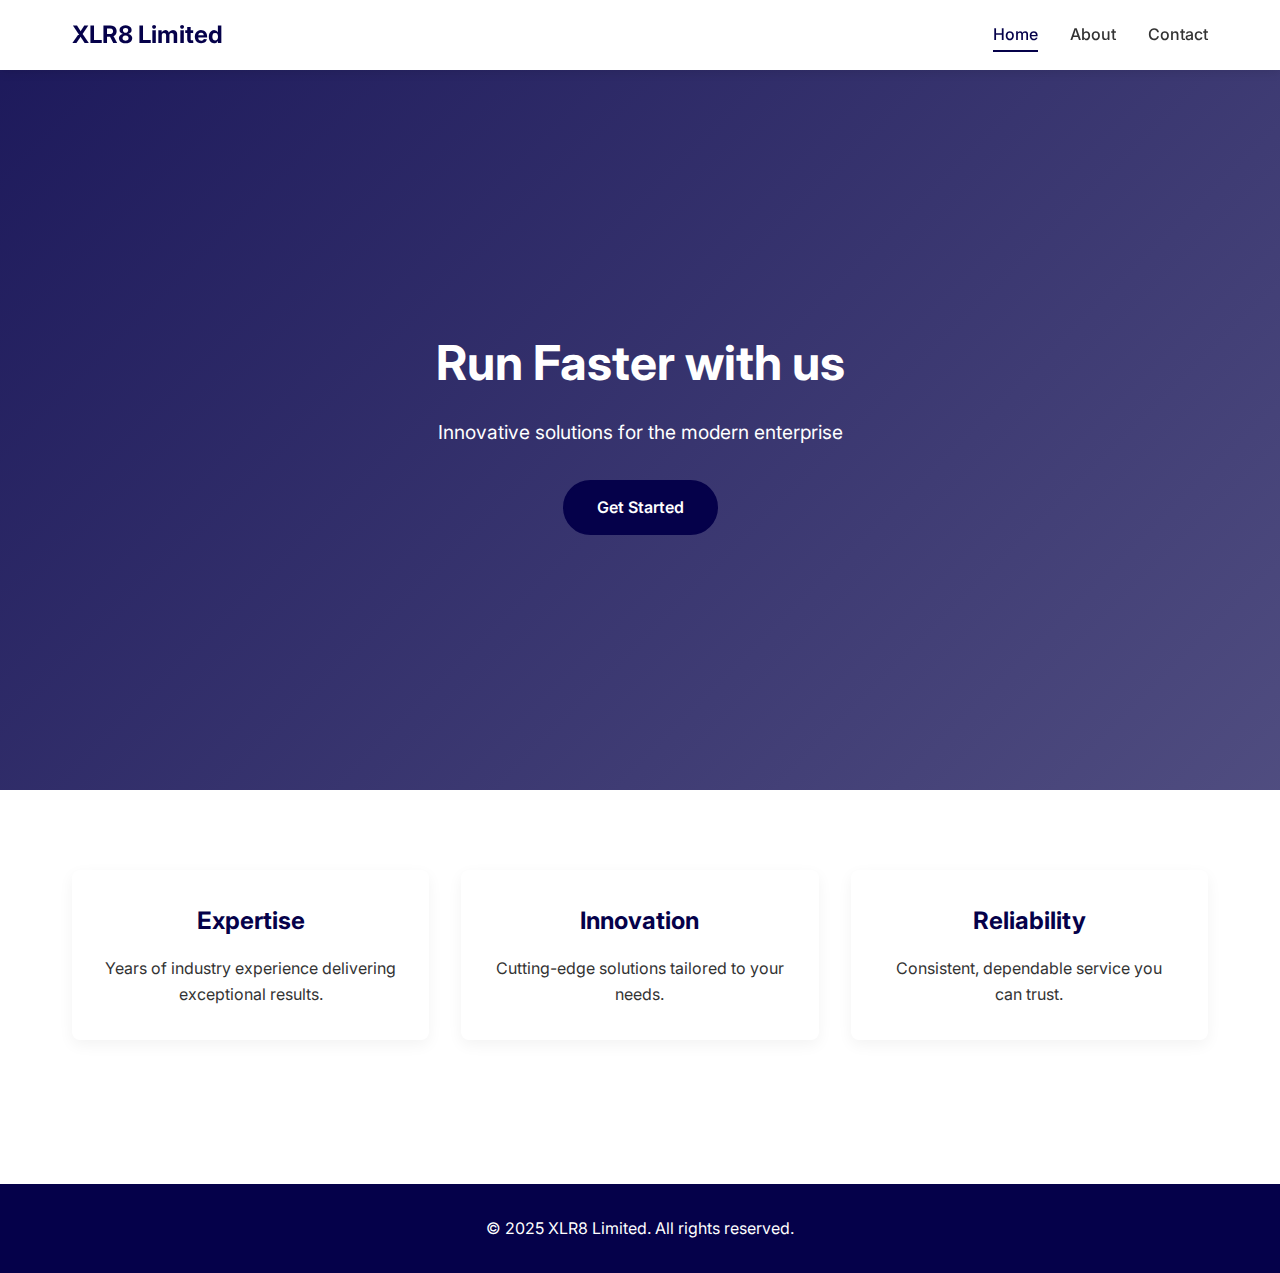
<file: index.html>
<!DOCTYPE html>
<html lang="en">
<head>
    <meta charset="UTF-8">
    <meta name="viewport" content="width=device-width, initial-scale=1.0">
    <title>XLR8 Limited - Home</title>
    <link rel="stylesheet" href="css/styles.css">
    <link rel="preconnect" href="https://fonts.googleapis.com">
    <link rel="preconnect" href="https://fonts.gstatic.com" crossorigin>
    <link href="https://fonts.googleapis.com/css2?family=Inter:wght@300;400;500;600;700&display=swap" rel="stylesheet">
</head>
<body>
    <header>
        <nav>
            <div class="logo">XLR8 Limited</div>
            <ul class="nav-links">
                <li><a href="index.html" class="active">Home</a></li>
                <li><a href="about.html">About</a></li>
                <li><a href="contact.html">Contact</a></li>
            </ul>
            <div class="hamburger">
                <div class="line"></div>
                <div class="line"></div>
                <div class="line"></div>
            </div>
        </nav>
    </header>

    <main>
        <section class="hero">
            <h1>Run Faster with us</h1>
            <p>Innovative solutions for the modern enterprise</p>
            <a href="contact.html" class="cta-button">Get Started</a>
        </section>

        <section class="features">
            <div class="feature">
                <h3>Expertise</h3>
                <p>Years of industry experience delivering exceptional results.</p>
            </div>
            <div class="feature">
                <h3>Innovation</h3>
                <p>Cutting-edge solutions tailored to your needs.</p>
            </div>
            <div class="feature">
                <h3>Reliability</h3>
                <p>Consistent, dependable service you can trust.</p>
            </div>
        </section>
    </main>

    <footer>
        <p>&copy; 2025 XLR8 Limited. All rights reserved.</p>
    </footer>

    <script src="js/script.js"></script>
</body>
</html>
</file>
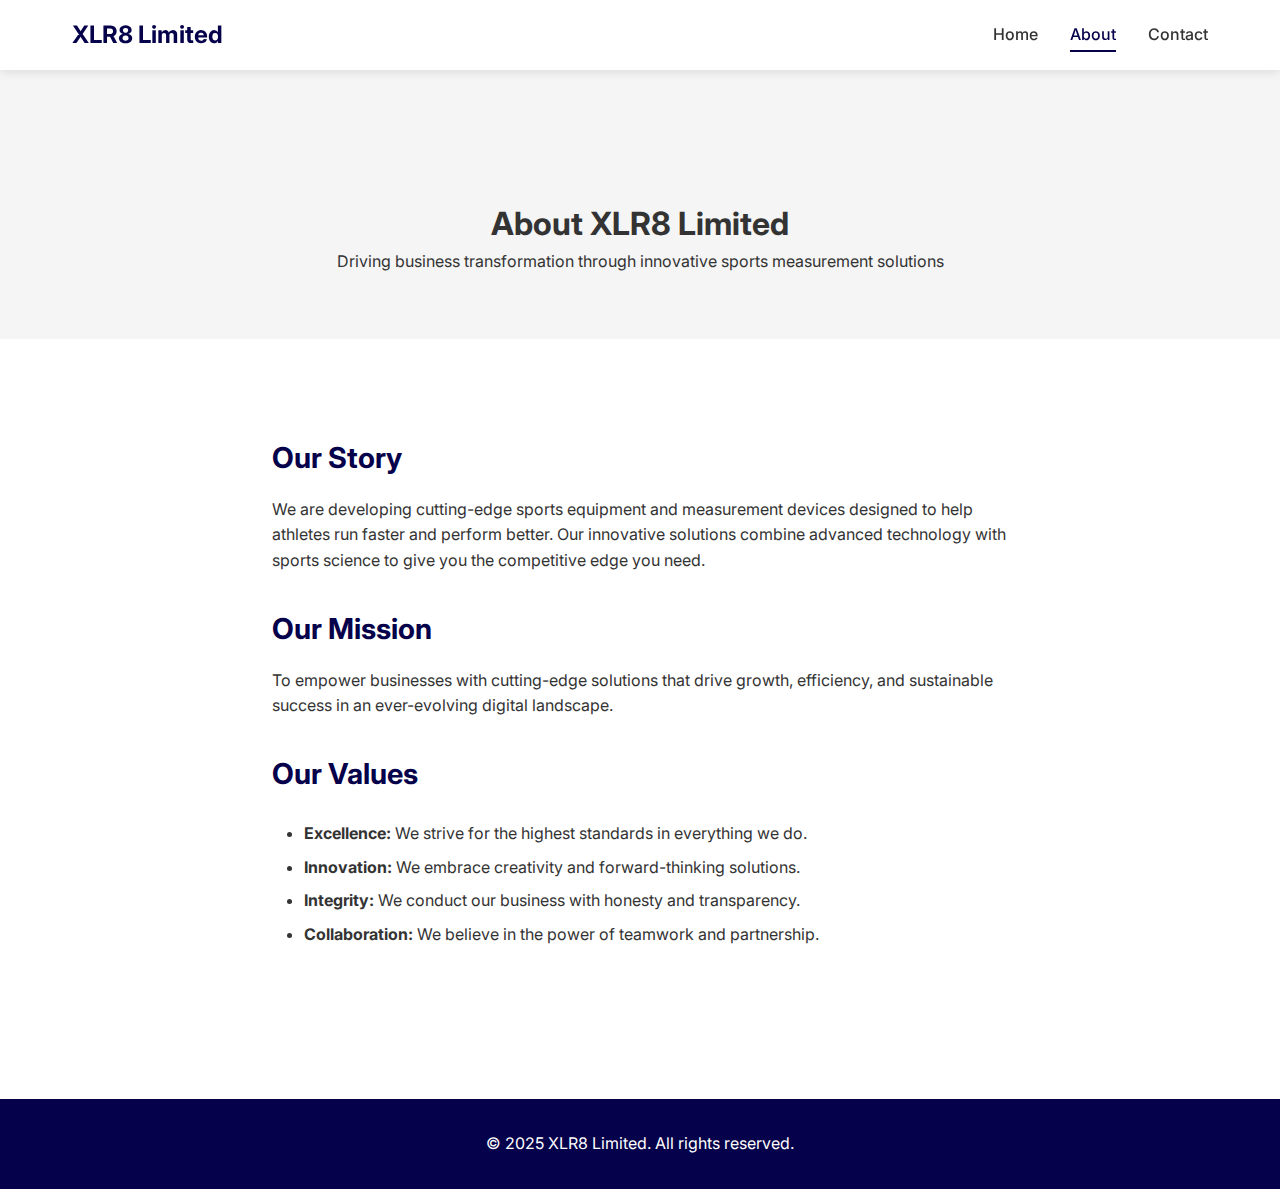
<file: about.html>
<!DOCTYPE html>
<html lang="en">
<head>
    <meta charset="UTF-8">
    <meta name="viewport" content="width=device-width, initial-scale=1.0">
    <title>About - XLR8 Limited</title>
    <link rel="stylesheet" href="css/styles.css">
    <link rel="preconnect" href="https://fonts.googleapis.com">
    <link rel="preconnect" href="https://fonts.gstatic.com" crossorigin>
    <link href="https://fonts.googleapis.com/css2?family=Inter:wght@300;400;500;600;700&display=swap" rel="stylesheet">
</head>
<body>
    <header>
        <nav>
            <div class="logo">XLR8 Limited</div>
            <ul class="nav-links">
                <li><a href="index.html">Home</a></li>
                <li><a href="about.html" class="active">About</a></li>
                <li><a href="contact.html">Contact</a></li>
            </ul>
            <div class="hamburger">
                <div class="line"></div>
                <div class="line"></div>
                <div class="line"></div>
            </div>
        </nav>
    </header>

    <main class="about-page">
        <section class="about-hero">
            <h1>About XLR8 Limited</h1>
            <p>Driving business transformation through innovative sports measurement solutions</p>
        </section>

        <section class="about-content">
            <div class="about-text">
                <h2>Our Story</h2>
                <p>We are developing cutting-edge sports equipment and measurement devices designed to help athletes run faster and perform better. Our innovative solutions combine advanced technology with sports science to give you the competitive edge you need.</p>
                
                <h2>Our Mission</h2>
                <p>To empower businesses with cutting-edge solutions that drive growth, efficiency, and sustainable success in an ever-evolving digital landscape.</p>
                
                <h2>Our Values</h2>
                <ul>
                    <li><strong>Excellence:</strong> We strive for the highest standards in everything we do.</li>
                    <li><strong>Innovation:</strong> We embrace creativity and forward-thinking solutions.</li>
                    <li><strong>Integrity:</strong> We conduct our business with honesty and transparency.</li>
                    <li><strong>Collaboration:</strong> We believe in the power of teamwork and partnership.</li>
                </ul>
            </div>
        </section>
    </main>

    <footer>
        <p>&copy; 2025 XLR8 Limited. All rights reserved.</p>
    </footer>

    <script src="js/script.js"></script>
</body>
</html>
</file>
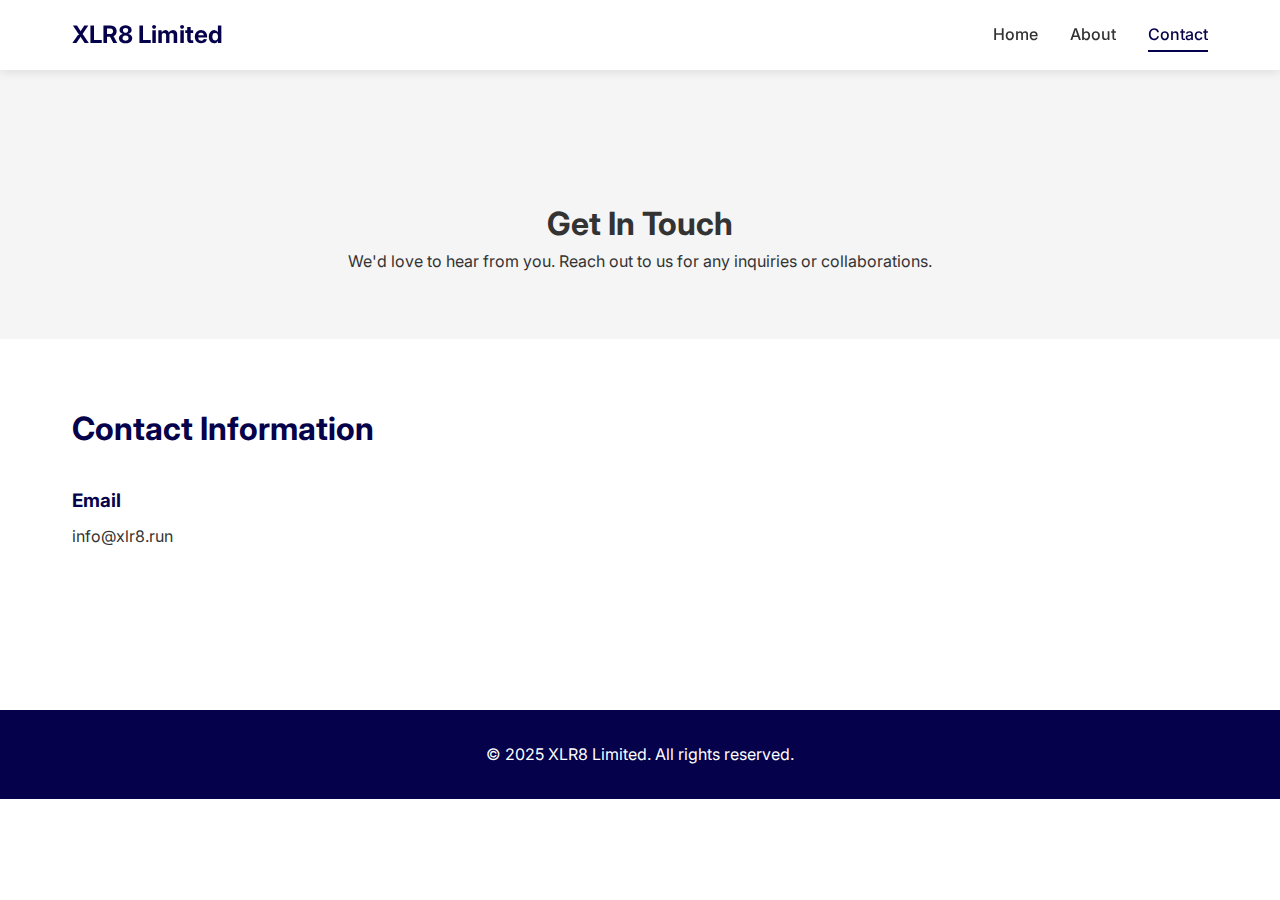
<file: contact.html>
<!DOCTYPE html>
<html lang="en">
<head>
    <meta charset="UTF-8">
    <meta name="viewport" content="width=device-width, initial-scale=1.0">
    <title>Contact - XLR8 Limited</title>
    <link rel="stylesheet" href="css/styles.css">
    <link rel="preconnect" href="https://fonts.googleapis.com">
    <link rel="preconnect" href="https://fonts.gstatic.com" crossorigin>
    <link href="https://fonts.googleapis.com/css2?family=Inter:wght@300;400;500;600;700&display=swap" rel="stylesheet">
</head>
<body>
    <header>
        <nav>
            <div class="logo">XLR8 Limited</div>
            <ul class="nav-links">
                <li><a href="index.html">Home</a></li>
                <li><a href="about.html">About</a></li>
                <li><a href="contact.html" class="active">Contact</a></li>
            </ul>
            <div class="hamburger">
                <div class="line"></div>
                <div class="line"></div>
                <div class="line"></div>
            </div>
        </nav>
    </header>

    <main class="contact-page">
        <section class="contact-hero">
            <h1>Get In Touch</h1>
            <p>We'd love to hear from you. Reach out to us for any inquiries or collaborations.</p>
        </section>

        <div class="contact-container">
            <section class="contact-info">
                <h2>Contact Information</h2>
                <div class="info-item">
                    <h3>Email</h3>
                    <p>info@xlr8.run</p>
                </div>
            </section>


        </div>
    </main>

    <footer>
        <p>&copy; 2025 XLR8 Limited. All rights reserved.</p>
    </footer>

    <script src="js/script.js"></script>
</body>
</html>
</file>
<file: css/styles.css>
:root {
    --primary-color: #05014a;
    --text-color: #333333;
    --light-gray: #f5f5f5;
    --white: #ffffff;
    --transition: all 0.3s ease;
}

* {
    margin: 0;
    padding: 0;
    box-sizing: border-box;
}

body {
    font-family: 'Inter', sans-serif;
    line-height: 1.6;
    color: var(--text-color);
    background-color: var(--white);
}

/* Navigation */
header {
    background-color: var(--white);
    box-shadow: 0 2px 10px rgba(0, 0, 0, 0.1);
    position: fixed;
    width: 100%;
    top: 0;
    z-index: 1000;
}

nav {
    max-width: 1200px;
    margin: 0 auto;
    padding: 1rem 2rem;
    display: flex;
    justify-content: space-between;
    align-items: center;
}

.logo {
    font-size: 1.5rem;
    font-weight: 700;
    color: var(--primary-color);
}

.nav-links {
    display: flex;
    list-style: none;
    gap: 2rem;
}

.nav-links a {
    text-decoration: none;
    color: var(--text-color);
    font-weight: 500;
    transition: var(--transition);
    position: relative;
    padding: 0.5rem 0;
}

.nav-links a::after {
    content: '';
    position: absolute;
    width: 0;
    height: 2px;
    bottom: 0;
    left: 0;
    background-color: var(--primary-color);
    transition: var(--transition);
}

.nav-links a:hover::after,
.nav-links a.active::after {
    width: 100%;
}

.nav-links a:hover,
.nav-links a.active {
    color: var(--primary-color);
}

.hamburger {
    display: none;
    flex-direction: column;
    cursor: pointer;
}

.hamburger .line {
    width: 25px;
    height: 3px;
    background-color: var(--primary-color);
    margin: 3px 0;
    transition: var(--transition);
}

/* Hero Section */
.hero {
    height: 80vh;
    display: flex;
    flex-direction: column;
    justify-content: center;
    align-items: center;
    text-align: center;
    padding: 2rem;
    background: linear-gradient(135deg, rgba(5, 1, 74, 0.9) 0%, rgba(5, 1, 74, 0.7) 100%), url('https://images.unsplash.com/photo-1454165804606-c3d57bc86b40?ixlib=rb-4.0.3&auto=format&fit=crop&w=1950&q=80') no-repeat center center/cover;
    color: var(--white);
    margin-top: 70px;
}

.hero h1 {
    font-size: 3rem;
    margin-bottom: 1rem;
    font-weight: 700;
}

.hero p {
    font-size: 1.2rem;
    margin-bottom: 2rem;
    max-width: 700px;
}

/* Features Section */
.features {
    display: grid;
    grid-template-columns: repeat(auto-fit, minmax(300px, 1fr));
    gap: 2rem;
    padding: 5rem 2rem;
    max-width: 1200px;
    margin: 0 auto;
}

.feature {
    text-align: center;
    padding: 2rem;
    border-radius: 8px;
    transition: var(--transition);
    background-color: var(--white);
    box-shadow: 0 5px 15px rgba(0, 0, 0, 0.05);
}

.feature:hover {
    transform: translateY(-5px);
    box-shadow: 0 10px 25px rgba(0, 0, 0, 0.1);
}

.feature h3 {
    color: var(--primary-color);
    margin-bottom: 1rem;
    font-size: 1.5rem;
}

/* Buttons */
.cta-button, .submit-btn {
    display: inline-block;
    background-color: var(--primary-color);
    color: var(--white);
    padding: 0.8rem 2rem;
    border-radius: 50px;
    text-decoration: none;
    font-weight: 600;
    transition: var(--transition);
    border: 2px solid var(--primary-color);
    cursor: pointer;
}

.cta-button:hover, .submit-btn:hover {
    background-color: transparent;
    color: var(--primary-color);
}

/* About Page */
.about-hero, .contact-hero {
    padding: 8rem 2rem 4rem;
    text-align: center;
    background-color: var(--light-gray);
    margin-top: 70px;
}

.about-content {
    max-width: 800px;
    margin: 0 auto;
    padding: 4rem 2rem;
}

.about-text h2 {
    color: var(--primary-color);
    margin: 2rem 0 1rem;
    font-size: 1.8rem;
}

.about-text ul {
    margin: 1.5rem 0 1.5rem 2rem;
}

.about-text li {
    margin-bottom: 0.5rem;
}

/* Contact Page */
.contact-container {
    max-width: 1200px;
    margin: 0 auto;
    padding: 2rem;
    display: grid;
    grid-template-columns: repeat(auto-fit, minmax(300px, 1fr));
    gap: 3rem;
}

.contact-info {
    padding: 2rem 0;
}

.contact-info h2 {
    color: var(--primary-color);
    margin-bottom: 2rem;
    font-size: 2rem;
}

.info-item {
    margin-bottom: 2rem;
}

.info-item h3 {
    color: var(--primary-color);
    margin-bottom: 0.5rem;
}

.contact-form {
    background-color: var(--white);
    padding: 2rem;
    border-radius: 8px;
    box-shadow: 0 5px 15px rgba(0, 0, 0, 0.05);
}

.contact-form h2 {
    color: var(--primary-color);
    margin-bottom: 2rem;
    font-size: 2rem;
}

.form-group {
    margin-bottom: 1.5rem;
}

.form-group label {
    display: block;
    margin-bottom: 0.5rem;
    font-weight: 500;
}

.form-group input,
.form-group textarea {
    width: 100%;
    padding: 0.8rem;
    border: 1px solid #ddd;
    border-radius: 4px;
    font-family: 'Inter', sans-serif;
    transition: var(--transition);
}

.form-group input:focus,
.form-group textarea:focus {
    outline: none;
    border-color: var(--primary-color);
    box-shadow: 0 0 0 2px rgba(5, 1, 74, 0.1);
}

/* Footer */
footer {
    background-color: var(--primary-color);
    color: var(--white);
    text-align: center;
    padding: 2rem;
    margin-top: 4rem;
}

/* Responsive Design */
@media (max-width: 768px) {
    .hamburger {
        display: flex;
    }

    .nav-links {
        position: fixed;
        top: 70px;
        left: -100%;
        width: 100%;
        height: calc(100vh - 70px);
        background-color: var(--white);
        flex-direction: column;
        align-items: center;
        justify-content: flex-start;
        padding: 4rem 0;
        transition: var(--transition);
    }

    .nav-links.active {
        left: 0;
    }

    .nav-links a {
        font-size: 1.2rem;
        margin: 1rem 0;
    }

    .hero h1 {
        font-size: 2.5rem;
    }

    .features {
        grid-template-columns: 1fr;
        padding: 3rem 1rem;
    }

    .contact-container {
        grid-template-columns: 1fr;
        padding: 1rem;
    }
}

/* Animations */
@keyframes fadeIn {
    from { opacity: 0; transform: translateY(20px); }
    to { opacity: 1; transform: translateY(0); }
}

.hero h1, .hero p, .cta-button {
    animation: fadeIn 0.8s ease-out forwards;
}

.hero p { animation-delay: 0.2s; }
.cta-button { animation-delay: 0.4s; }
</file>
